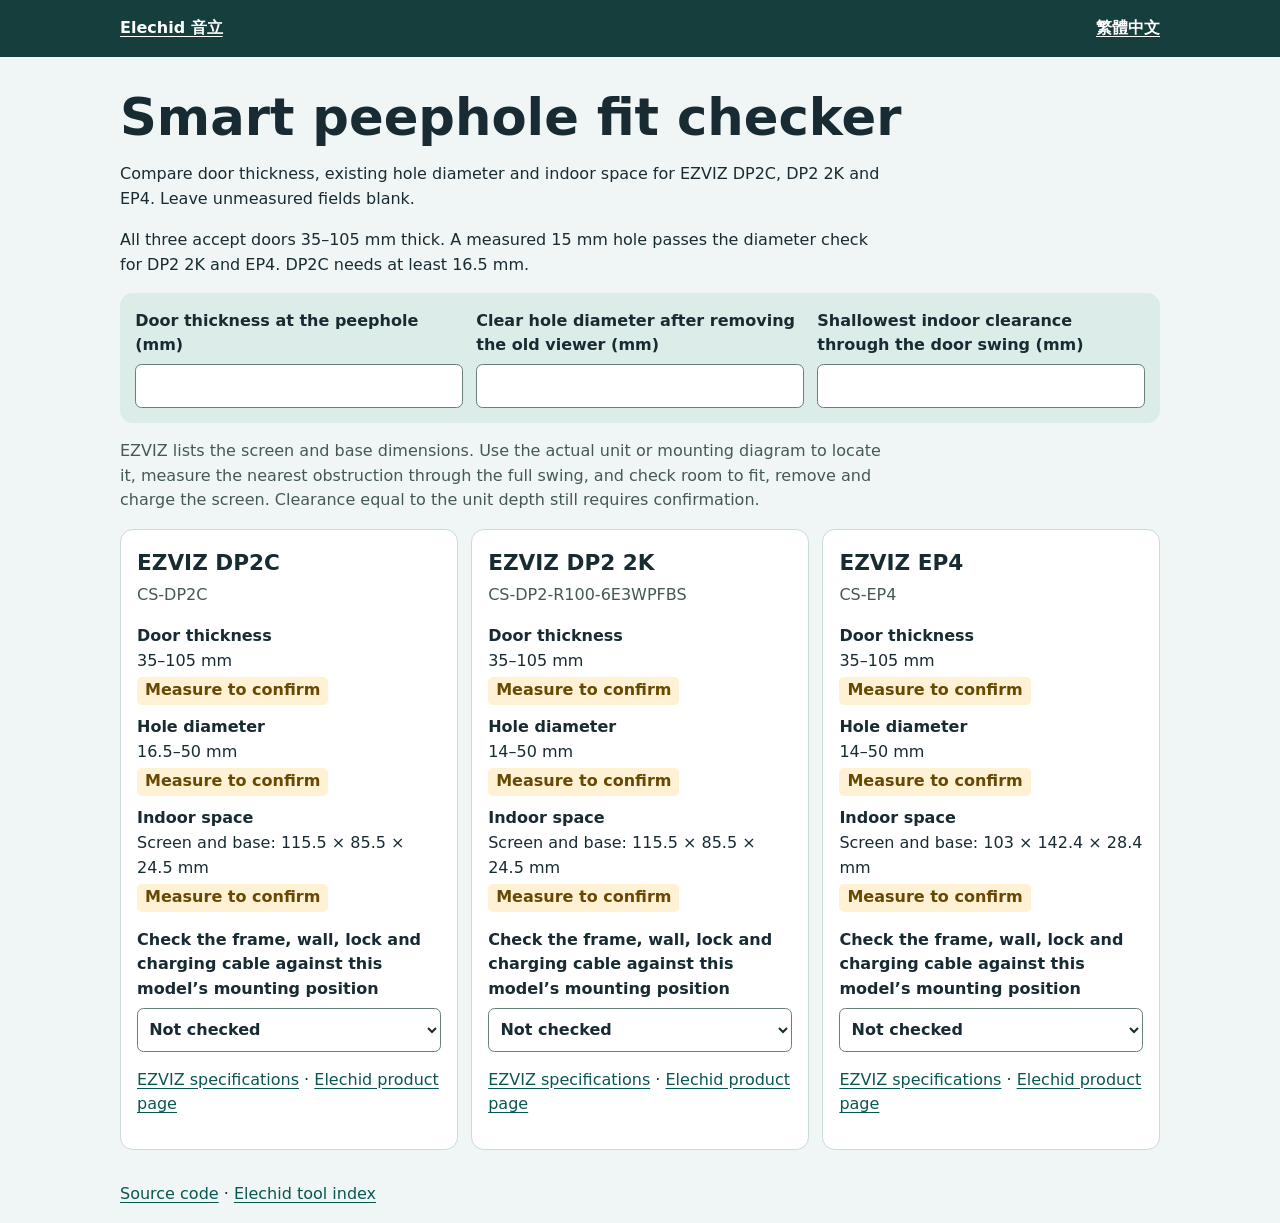
<file: index.html>
<!doctype html>
<html lang="en-HK">
<head>
<meta charset="utf-8"><meta name="viewport" content="width=device-width,initial-scale=1">
<title>Smart peephole fit checker | Elechid 音立</title>
<meta name="description" content="Compare door thickness, existing hole diameter and indoor space for EZVIZ DP2C, DP2 2K and EP4. Leave unmeasured fields blank.">
<link rel="canonical" href="https://elechid.github.io/smart-peephole-fit-checker/">
<link rel="alternate" hreflang="en-HK" href="https://elechid.github.io/smart-peephole-fit-checker/">
<link rel="alternate" hreflang="zh-Hant-HK" href="https://elechid.github.io/smart-peephole-fit-checker/zh.html">
<link rel="stylesheet" href="style.css"><script type="module" src="app.mjs"></script>
</head>
<body>
<header><nav><a href="https://elechid.com/en/">Elechid 音立</a><a href="zh.html" lang="zh-Hant">繁體中文</a></nav></header>
<main><h1>Smart peephole fit checker</h1><p>Compare door thickness, existing hole diameter and indoor space for EZVIZ DP2C, DP2 2K and EP4. Leave unmeasured fields blank.</p>
<p>All three accept doors 35–105 mm thick. A measured 15 mm hole passes the diameter check for DP2 2K and EP4. DP2C needs at least 16.5 mm.</p>
<section class="measure" aria-label="Door measurements"><label>Door thickness at the peephole (mm)<input type="number" inputmode="decimal" min="0" step="any" id="thickness"></label><label>Clear hole diameter after removing the old viewer (mm)<input type="number" inputmode="decimal" min="0" step="any" id="hole"></label><label>Shallowest indoor clearance through the door swing (mm)<input type="number" inputmode="decimal" min="0" step="any" id="depth"></label></section>
<p class="hint">EZVIZ lists the screen and base dimensions. Use the actual unit or mounting diagram to locate it, measure the nearest obstruction through the full swing, and check room to fit, remove and charge the screen. Clearance equal to the unit depth still requires confirmation.</p>
<div class="cards"><article data-hole-min="16.5" data-depth="24.5">
<h2>EZVIZ DP2C</h2><p class="sku">CS-DP2C</p>
<dl>
<dt>Door thickness</dt><dd>35–105 mm <output data-result="thickness">Measure to confirm</output></dd>
<dt>Hole diameter</dt><dd>16.5–50 mm <output data-result="hole">Measure to confirm</output></dd>
<dt>Indoor space</dt><dd>Screen and base: 115.5 × 85.5 × 24.5 mm <output data-result="space">Measure to confirm</output></dd>
</dl>
<label>Check the frame, wall, lock and charging cable against this model’s mounting position<select><option value="">Not checked</option><option value="yes">Fits with room for fitting, removal and charging</option><option value="no">Obstructed or insufficient working room</option></select></label>
<p class="links"><a href="https://www.ezviz.com/uk/product/DP2C-GLD/62467">EZVIZ specifications</a> · <a href="https://elechid.com/en/products/ezviz-dp2c-1080p-smart-door-viewer-with-4-3-inch-screen">Elechid product page</a></p>
</article>
<article data-hole-min="14" data-depth="24.5">
<h2>EZVIZ DP2 2K</h2><p class="sku">CS-DP2-R100-6E3WPFBS</p>
<dl>
<dt>Door thickness</dt><dd>35–105 mm <output data-result="thickness">Measure to confirm</output></dd>
<dt>Hole diameter</dt><dd>14–50 mm <output data-result="hole">Measure to confirm</output></dd>
<dt>Indoor space</dt><dd>Screen and base: 115.5 × 85.5 × 24.5 mm <output data-result="space">Measure to confirm</output></dd>
</dl>
<label>Check the frame, wall, lock and charging cable against this model’s mounting position<select><option value="">Not checked</option><option value="yes">Fits with room for fitting, removal and charging</option><option value="no">Obstructed or insufficient working room</option></select></label>
<p class="links"><a href="https://www.ezviz.com/product/dp2-2k/47961">EZVIZ specifications</a> · <a href="https://elechid.com/en/products/ezviz-dp2-2k-smart-door-viewer-with-4-3-inch-touch-screen">Elechid product page</a></p>
</article>
<article data-hole-min="14" data-depth="28.4">
<h2>EZVIZ EP4</h2><p class="sku">CS-EP4</p>
<dl>
<dt>Door thickness</dt><dd>35–105 mm <output data-result="thickness">Measure to confirm</output></dd>
<dt>Hole diameter</dt><dd>14–50 mm <output data-result="hole">Measure to confirm</output></dd>
<dt>Indoor space</dt><dd>Screen and base: 103 × 142.4 × 28.4 mm <output data-result="space">Measure to confirm</output></dd>
</dl>
<label>Check the frame, wall, lock and charging cable against this model’s mounting position<select><option value="">Not checked</option><option value="yes">Fits with room for fitting, removal and charging</option><option value="no">Obstructed or insufficient working room</option></select></label>
<p class="links"><a href="https://m.ezviz.com/product/ep4/70199">EZVIZ specifications</a> · <a href="https://elechid.com/en/products/ezviz-ep4-4k-smart-door-viewer-touch-screen">Elechid product page</a></p>
</article></div>
</main><footer><a href="https://github.com/Elechid/smart-peephole-fit-checker">Source code</a> · <a href="https://github.com/Elechid">Elechid tool index</a></footer>
</body></html>
</file>
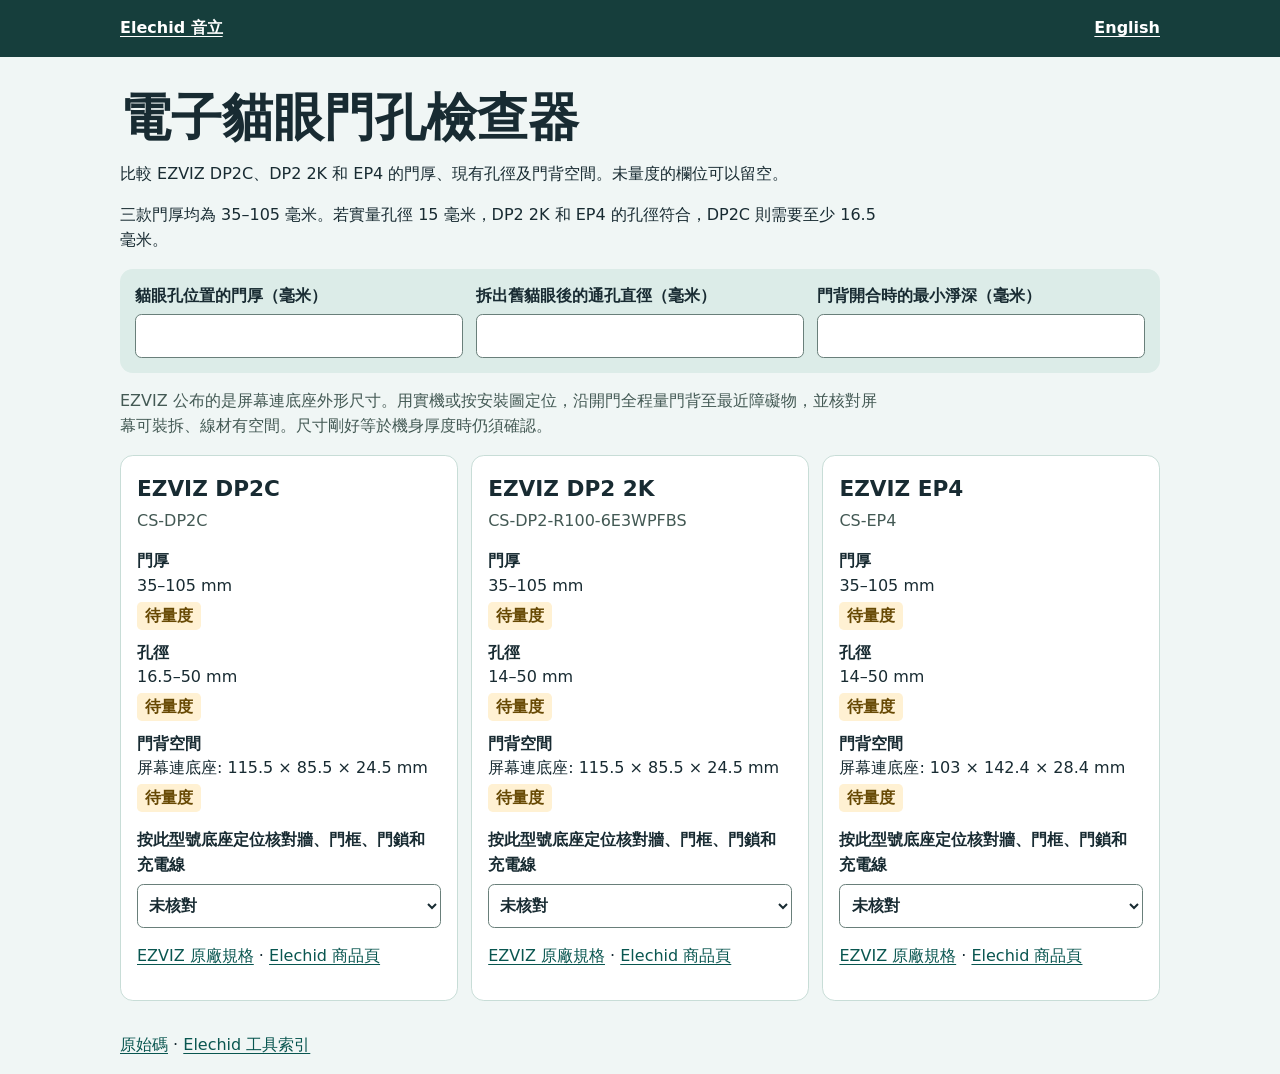
<file: zh.html>
<!doctype html>
<html lang="zh-Hant-HK">
<head>
<meta charset="utf-8"><meta name="viewport" content="width=device-width,initial-scale=1">
<title>電子貓眼門孔檢查器 | Elechid 音立</title>
<meta name="description" content="比較 EZVIZ DP2C、DP2 2K 和 EP4 的門厚、現有孔徑及門背空間。未量度的欄位可以留空。">
<link rel="canonical" href="https://elechid.github.io/smart-peephole-fit-checker/zh.html">
<link rel="alternate" hreflang="en-HK" href="https://elechid.github.io/smart-peephole-fit-checker/">
<link rel="alternate" hreflang="zh-Hant-HK" href="https://elechid.github.io/smart-peephole-fit-checker/zh.html">
<link rel="stylesheet" href="style.css"><script type="module" src="app.mjs"></script>
</head>
<body>
<header><nav><a href="https://elechid.com/">Elechid 音立</a><a href="./" lang="en">English</a></nav></header>
<main><h1>電子貓眼門孔檢查器</h1><p>比較 EZVIZ DP2C、DP2 2K 和 EP4 的門厚、現有孔徑及門背空間。未量度的欄位可以留空。</p>
<p>三款門厚均為 35–105 毫米。若實量孔徑 15 毫米，DP2 2K 和 EP4 的孔徑符合，DP2C 則需要至少 16.5 毫米。</p>
<section class="measure" aria-label="門身量度"><label>貓眼孔位置的門厚（毫米）<input type="number" inputmode="decimal" min="0" step="any" id="thickness"></label><label>拆出舊貓眼後的通孔直徑（毫米）<input type="number" inputmode="decimal" min="0" step="any" id="hole"></label><label>門背開合時的最小淨深（毫米）<input type="number" inputmode="decimal" min="0" step="any" id="depth"></label></section>
<p class="hint">EZVIZ 公布的是屏幕連底座外形尺寸。用實機或按安裝圖定位，沿開門全程量門背至最近障礙物，並核對屏幕可裝拆、線材有空間。尺寸剛好等於機身厚度時仍須確認。</p>
<div class="cards"><article data-hole-min="16.5" data-depth="24.5">
<h2>EZVIZ DP2C</h2><p class="sku">CS-DP2C</p>
<dl>
<dt>門厚</dt><dd>35–105 mm <output data-result="thickness">待量度</output></dd>
<dt>孔徑</dt><dd>16.5–50 mm <output data-result="hole">待量度</output></dd>
<dt>門背空間</dt><dd>屏幕連底座: 115.5 × 85.5 × 24.5 mm <output data-result="space">待量度</output></dd>
</dl>
<label>按此型號底座定位核對牆、門框、門鎖和充電線<select><option value="">未核對</option><option value="yes">放得下，可裝拆及充電</option><option value="no">有遮擋或沒有操作空間</option></select></label>
<p class="links"><a href="https://www.ezviz.com/uk/product/DP2C-GLD/62467">EZVIZ 原廠規格</a> · <a href="https://elechid.com/products/ezviz-dp2c-1080p-smart-door-viewer-with-4-3-inch-screen">Elechid 商品頁</a></p>
</article>
<article data-hole-min="14" data-depth="24.5">
<h2>EZVIZ DP2 2K</h2><p class="sku">CS-DP2-R100-6E3WPFBS</p>
<dl>
<dt>門厚</dt><dd>35–105 mm <output data-result="thickness">待量度</output></dd>
<dt>孔徑</dt><dd>14–50 mm <output data-result="hole">待量度</output></dd>
<dt>門背空間</dt><dd>屏幕連底座: 115.5 × 85.5 × 24.5 mm <output data-result="space">待量度</output></dd>
</dl>
<label>按此型號底座定位核對牆、門框、門鎖和充電線<select><option value="">未核對</option><option value="yes">放得下，可裝拆及充電</option><option value="no">有遮擋或沒有操作空間</option></select></label>
<p class="links"><a href="https://www.ezviz.com/product/dp2-2k/47961">EZVIZ 原廠規格</a> · <a href="https://elechid.com/products/ezviz-dp2-2k-smart-door-viewer-with-4-3-inch-touch-screen">Elechid 商品頁</a></p>
</article>
<article data-hole-min="14" data-depth="28.4">
<h2>EZVIZ EP4</h2><p class="sku">CS-EP4</p>
<dl>
<dt>門厚</dt><dd>35–105 mm <output data-result="thickness">待量度</output></dd>
<dt>孔徑</dt><dd>14–50 mm <output data-result="hole">待量度</output></dd>
<dt>門背空間</dt><dd>屏幕連底座: 103 × 142.4 × 28.4 mm <output data-result="space">待量度</output></dd>
</dl>
<label>按此型號底座定位核對牆、門框、門鎖和充電線<select><option value="">未核對</option><option value="yes">放得下，可裝拆及充電</option><option value="no">有遮擋或沒有操作空間</option></select></label>
<p class="links"><a href="https://m.ezviz.com/product/ep4/70199">EZVIZ 原廠規格</a> · <a href="https://elechid.com/products/ezviz-ep4-4k-smart-door-viewer-touch-screen">Elechid 商品頁</a></p>
</article></div>
</main><footer><a href="https://github.com/Elechid/smart-peephole-fit-checker">原始碼</a> · <a href="https://github.com/Elechid">Elechid 工具索引</a></footer>
</body></html>
</file>
<file: style.css>
:root { font: 100%/1.55 system-ui, sans-serif; color: #182b32; background: #f0f6f5; }
* { box-sizing: border-box; }
body { margin: 0; }
header { background: #163e3c; }
nav, main, footer { max-width: 70rem; margin: auto; padding: 1rem clamp(1rem,4vw,2.5rem); }
nav { display: flex; justify-content: space-between; }
nav a { color: white; font-weight: 700; }
a { color: #095650; text-underline-offset: .18em; }
h1 { font-size: clamp(1.8rem,5vw,3.2rem); margin: 1rem 0 .55rem; line-height: 1.12; }
h2 { margin: 0; font-size: 1.35rem; }
p { max-width: 75ch; }
.measure, .cards { display: grid; grid-template-columns: repeat(3,minmax(0,1fr)); gap: .85rem; }
.measure { border-radius: .8rem; background: #dcece8; padding: .95rem; }
label { display: grid; gap: .35rem; font-weight: 600; }
input, select { width: 100%; min-width: 0; min-height: 44px; padding: .45rem; font: inherit; color: inherit; background: white; border: 1px solid #697f7a; border-radius: .4rem; }
article { background: white; border: 1px solid #c8ddd7; border-radius: .8rem; padding: 1rem; overflow-wrap: anywhere; }
.sku, .hint { color: #435954; }
.sku { margin: .2rem 0 .75rem; }
dt { font-weight: 700; }
dd { margin: 0 0 .65rem; }
output { display: table; border-radius: .3rem; padding: .1rem .5rem; margin-top: .2rem; font-weight: 700; }
.yes { color: #125137; background: #ddf4e7; }
.no { color: #822b2b; background: #fbe5e5; }
.pending { color: #674904; background: #fff1d3; }
:focus-visible { outline: 3px solid #107a70; outline-offset: 2px; }
@media (max-width: 52rem) { .measure, .cards { grid-template-columns: 1fr; } }
</file>
